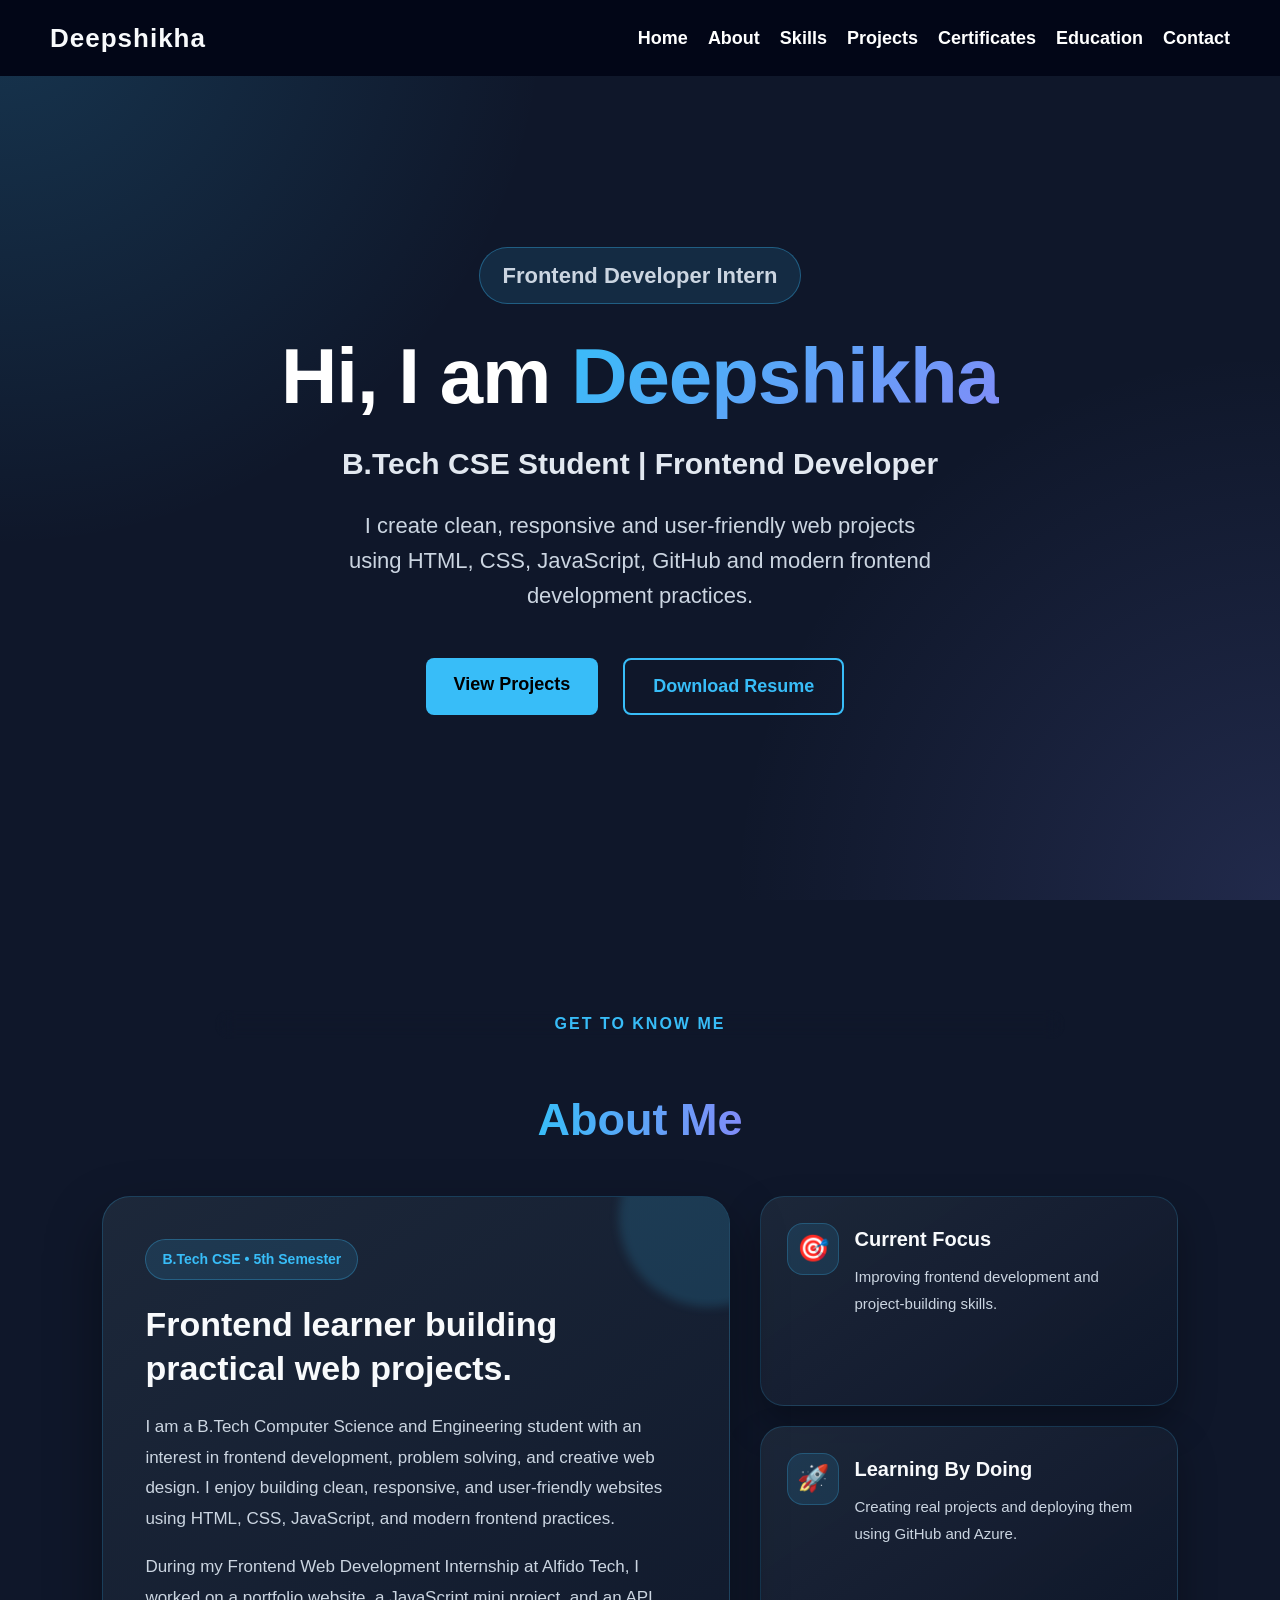
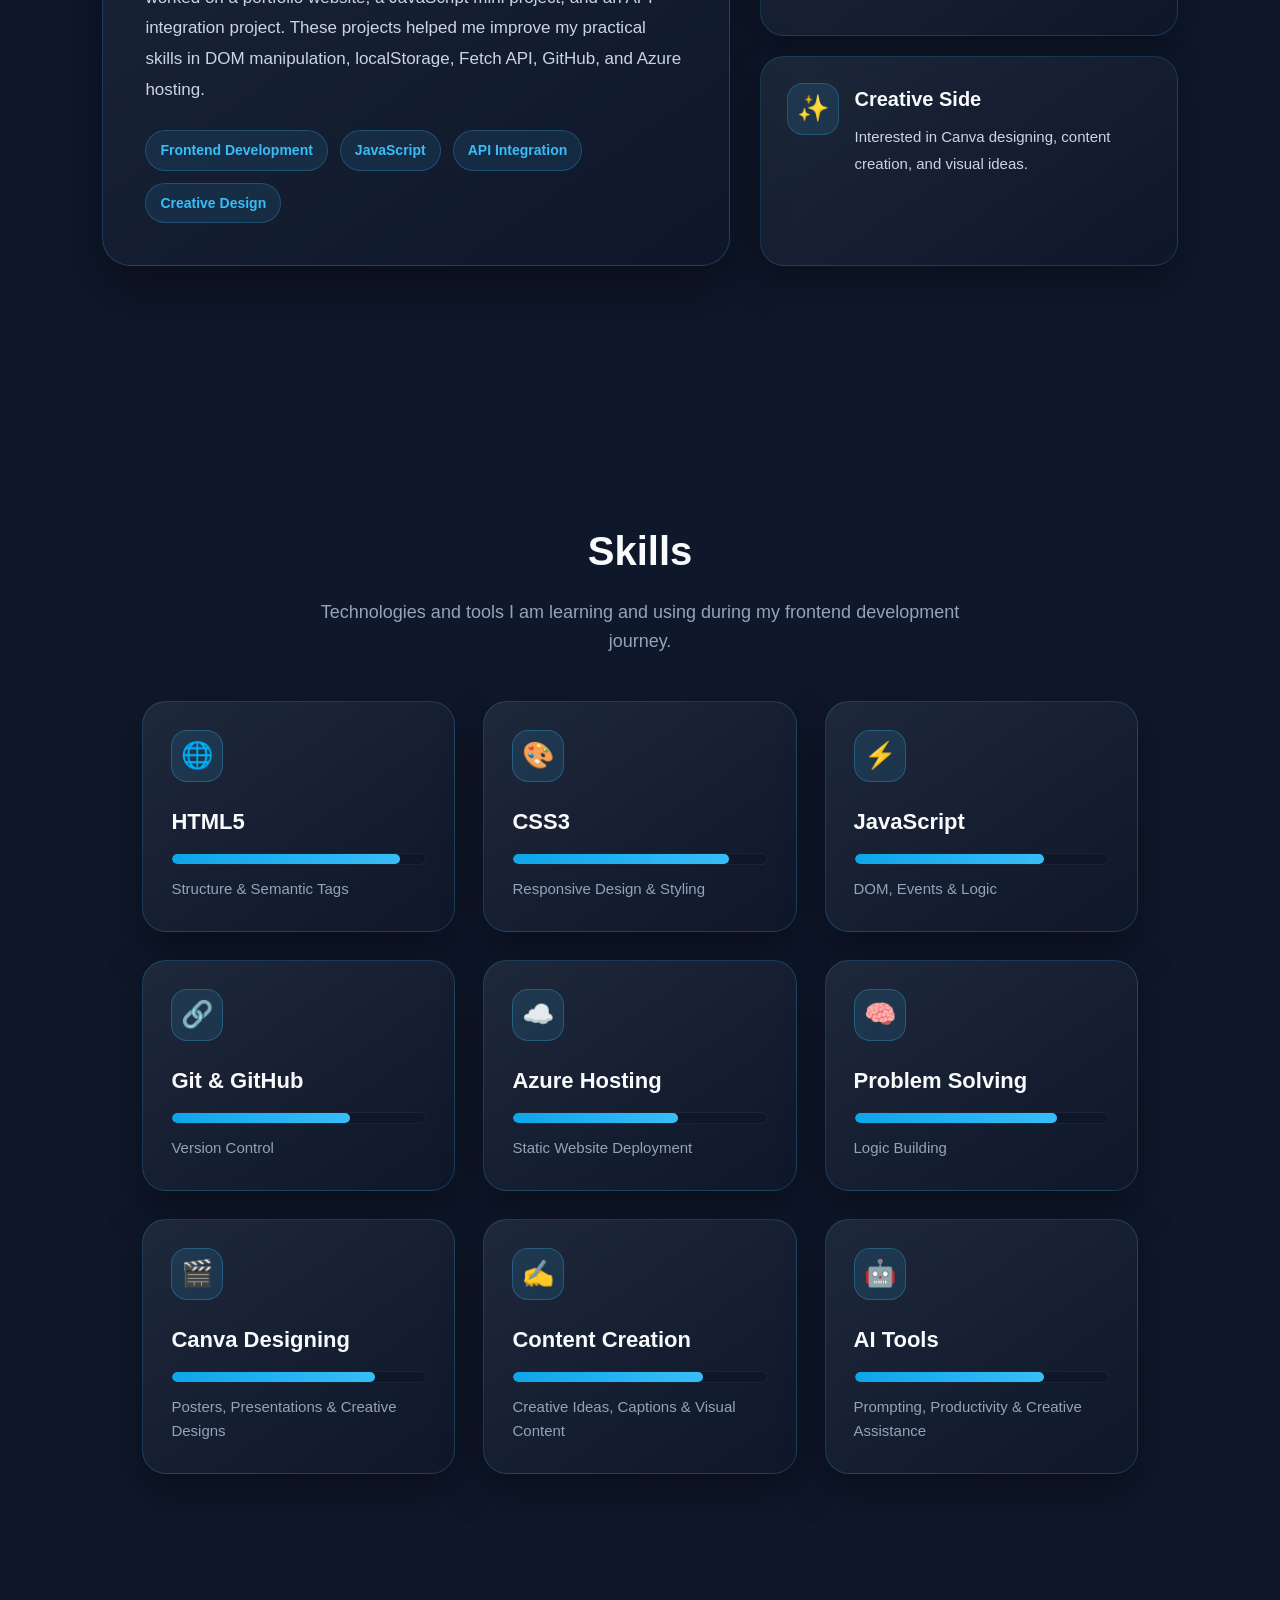
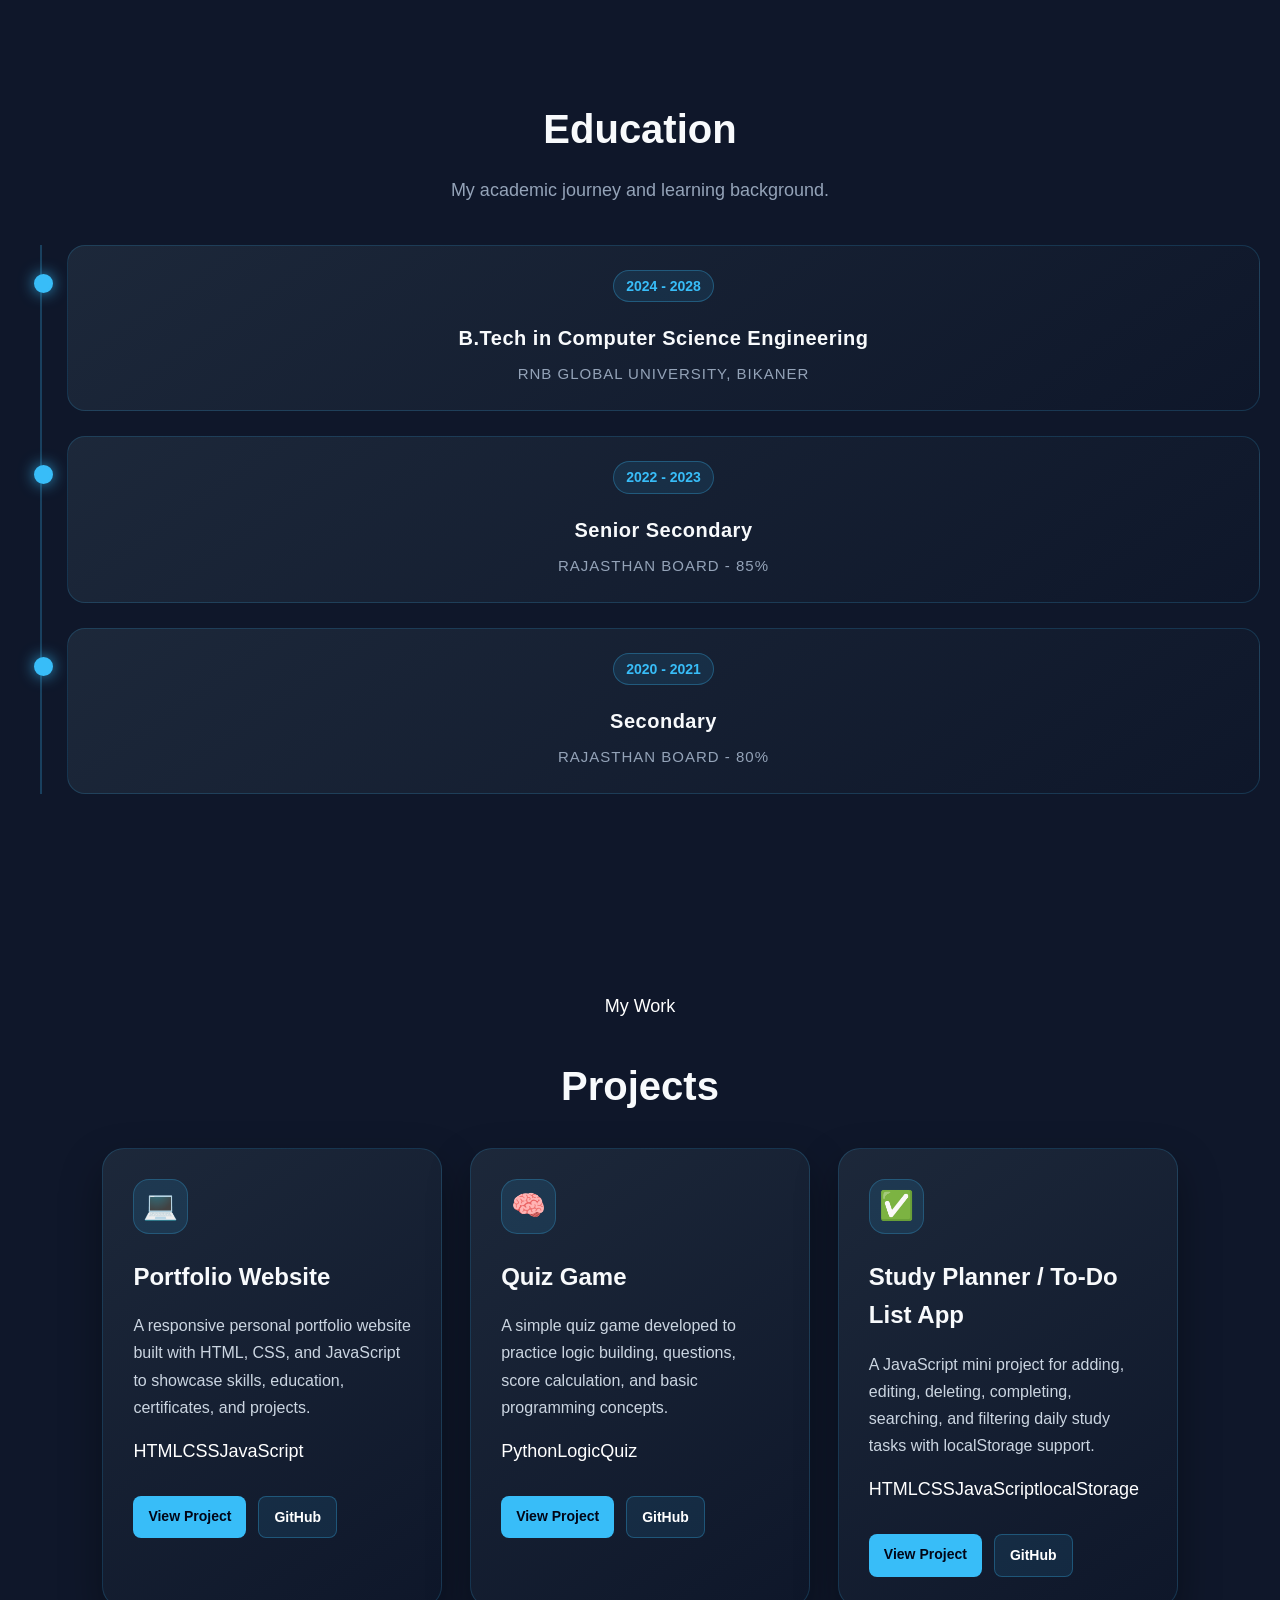
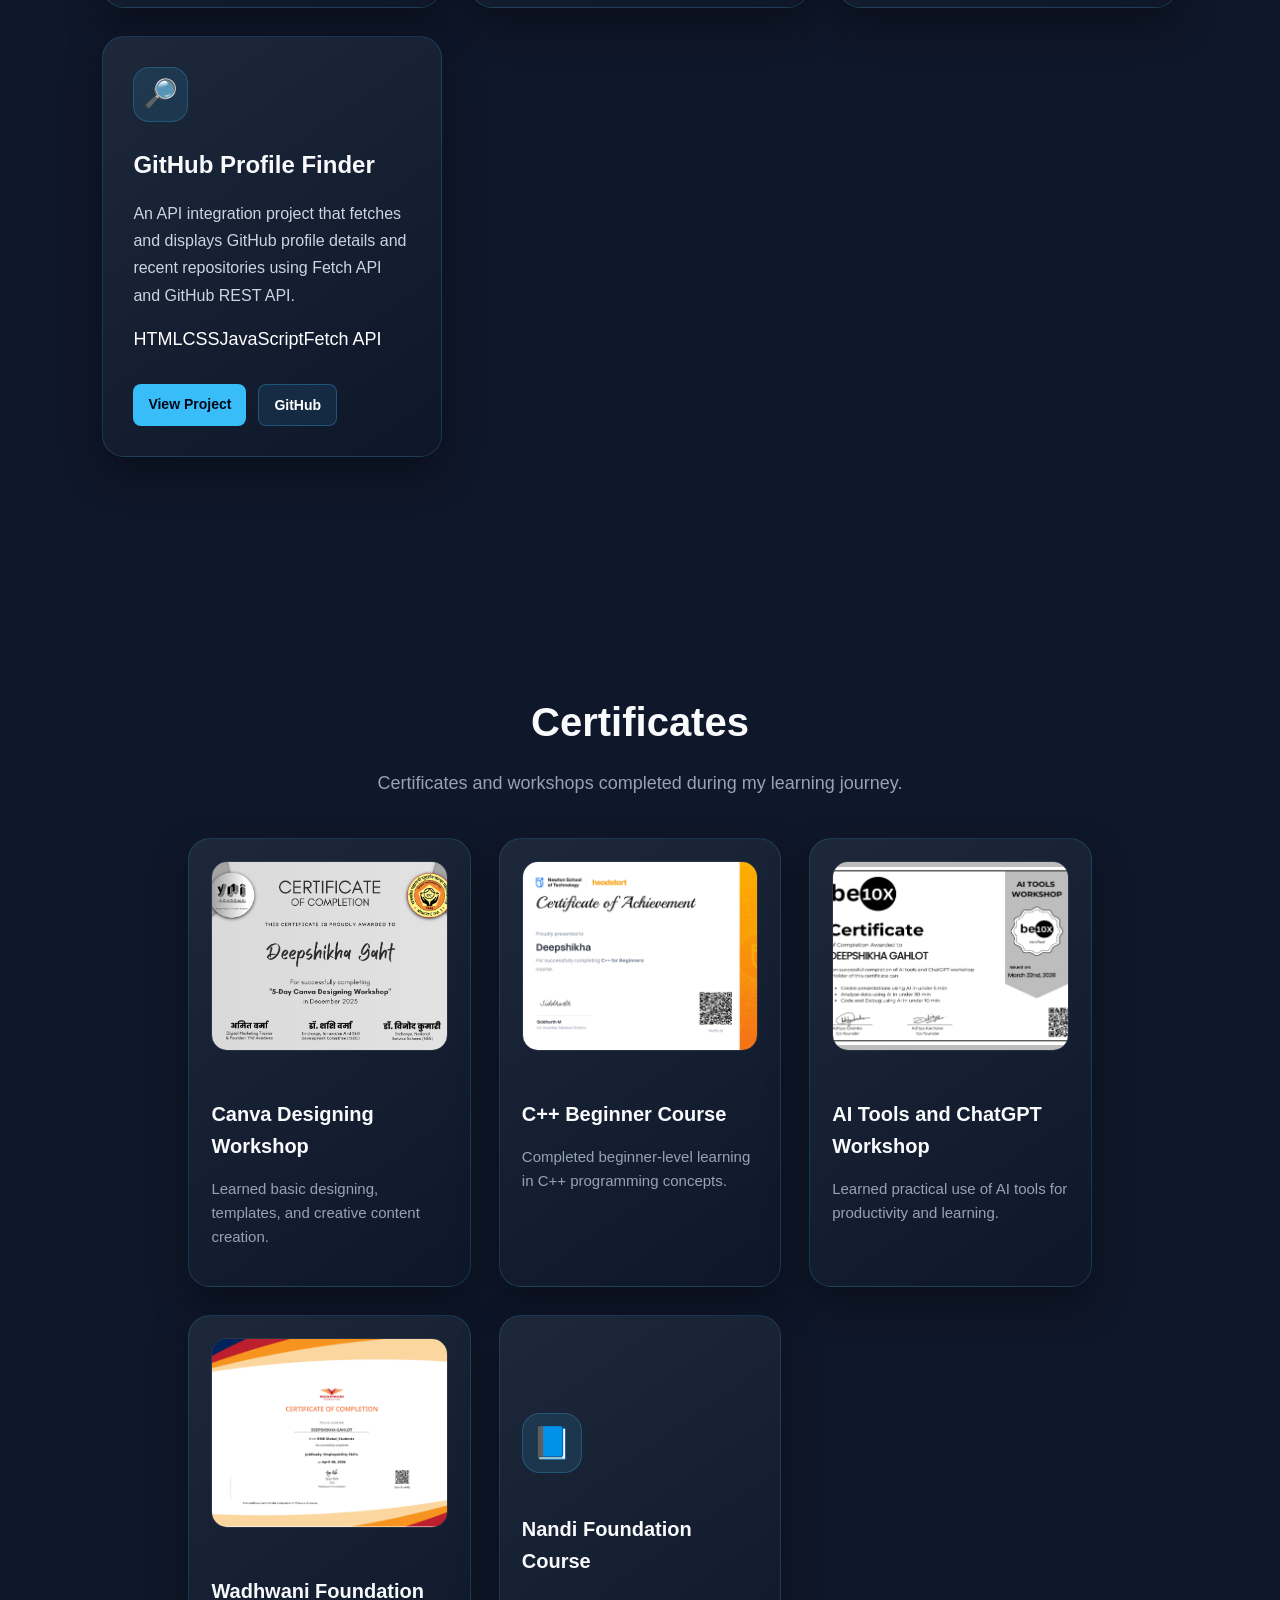
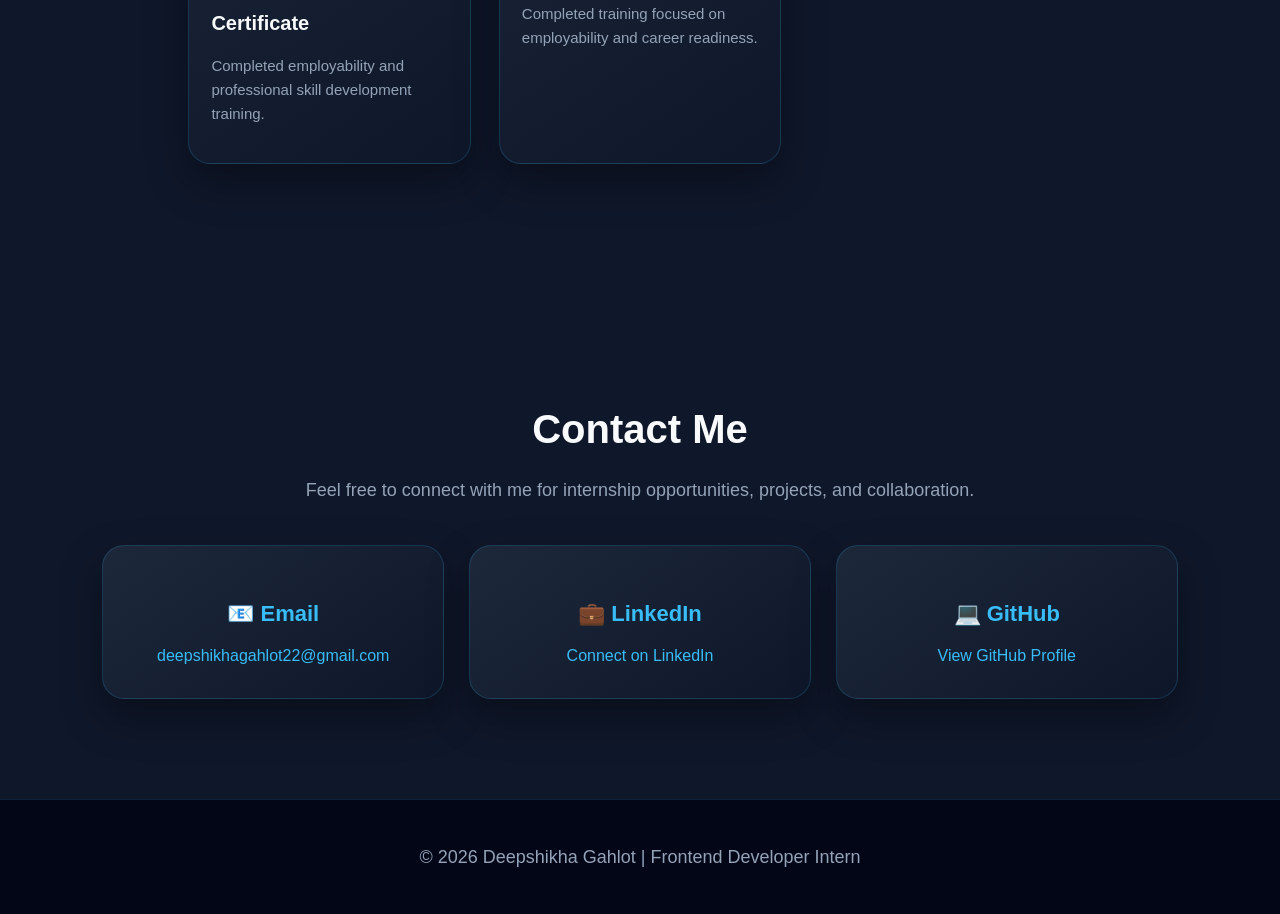
<file: Task-1-Portfolio-Website/index.html>
<!DOCTYPE html>
<html lang="en">
<head>
    <meta charset="UTF-8">
    <meta name="viewport" content="width=device-width, initial-scale=1.0">
    <title>Deepshikha Portfolio</title>
    
    <link rel="stylesheet" href="style.css">
    
</head>
<body>
   
    <header>
        
        <nav>
            <h2 class="logo">Deepshikha</h2>
            <button class="menu-toggle" id="menu-toggle" aria-label="Open menu">
        ☰
    </button>
            <ul id="nav-links" class="nav-links">
                <li><a href="#home">Home</a></li>
                <li><a href="#about">About</a></li>
                <li><a href="#skills">Skills</a></li>
                <li><a href="#projects">Projects</a></li>
                <li><a href="#certificates">Certificates</a></li>
                <li><a href="#education">Education</a></li>
                <li><a href="#contact">Contact</a></li>
            </ul>
        </nav>
        <section id="home">
  <div class="home-content">
    <p class="tagline">Frontend Developer Intern</p>

    <h1>Hi, I am <span>Deepshikha</span></h1>

    <h3>B.Tech CSE Student | Frontend Developer</h3>

    <p class="home-description">
      I create clean, responsive and user-friendly web projects using HTML, CSS,
      JavaScript, GitHub and modern frontend development practices.
    </p>

    <div class="hero-buttons">
      <a href="#projects" class="primary-btn">View Projects</a>
      <a href="resume/Deepshikha_Gahlot_Resume.pdf" class="secondary-btn" download>Download Resume</a>
    </div>
  </div>
</section>
    </header>
   
         <section id="about" class="about-section">
  <div class="about-heading">
    <p>Get to know me</p>
    <h2>About Me</h2>
  </div>

  <div class="about-wrapper">

    <div class="about-main">
      <span class="about-badge">B.Tech CSE • 5th Semester</span>

      <h3>Frontend learner building practical web projects.</h3>

      <p>
        I am a B.Tech Computer Science and Engineering student with an interest in
        frontend development, problem solving, and creative web design. I enjoy
        building clean, responsive, and user-friendly websites using HTML, CSS,
        JavaScript, and modern frontend practices.
      </p>

      <p>
        During my Frontend Web Development Internship at Alfido Tech, I worked on
        a portfolio website, a JavaScript mini project, and an API integration
        project. These projects helped me improve my practical skills in DOM
        manipulation, localStorage, Fetch API, GitHub, and Azure hosting.
      </p>

      <div class="about-tags">
        <span>Frontend Development</span>
        <span>JavaScript</span>
        <span>API Integration</span>
        <span>Creative Design</span>
      </div>
    </div>

    <div class="about-side">

      <div class="about-mini-card">
        <div class="mini-icon">🎯</div>
        <div>
          <h4>Current Focus</h4>
          <p>Improving frontend development and project-building skills.</p>
        </div>
      </div>

      <div class="about-mini-card">
        <div class="mini-icon">🚀</div>
        <div>
          <h4>Learning By Doing</h4>
          <p>Creating real projects and deploying them using GitHub and Azure.</p>
        </div>
      </div>

      <div class="about-mini-card">
        <div class="mini-icon">✨</div>
        <div>
          <h4>Creative Side</h4>
          <p>Interested in Canva designing, content creation, and visual ideas.</p>
        </div>
      </div>

    </div>

  </div>
</section>
        <section id="skills">
  <h2>Skills</h2>

  <p class="section-subtitle">
    Technologies and tools I am learning and using during my frontend development journey.
  </p>

  <div class="skills-grid">

    <div class="skill-card">
      <div class="skill-icon">🌐</div>
      <h3>HTML5</h3>
      <div class="progress">
        <div class="progress-bar" data-width="90%"></div>
      </div>
      <span>Structure & Semantic Tags</span>
    </div>

    <div class="skill-card">
      <div class="skill-icon">🎨</div>
      <h3>CSS3</h3>
      <div class="progress">
        <div class="progress-bar" data-width="85%"></div>
      </div>
      <span>Responsive Design & Styling</span>
    </div>

    <div class="skill-card">
      <div class="skill-icon">⚡</div>
      <h3>JavaScript</h3>
      <div class="progress">
        <div class="progress-bar" data-width="75%"></div>
      </div>
      <span>DOM, Events & Logic</span>
    </div>

    <div class="skill-card">
      <div class="skill-icon">🔗</div>
      <h3>Git & GitHub</h3>
      <div class="progress">
        <div class="progress-bar" data-width="70%"></div>
      </div>
      <span>Version Control</span>
    </div>

    <div class="skill-card">
      <div class="skill-icon">☁️</div>
      <h3>Azure Hosting</h3>
      <div class="progress">
        <div class="progress-bar" data-width="65%"></div>
      </div>
      <span>Static Website Deployment</span>
    </div>

    <div class="skill-card">
      <div class="skill-icon">🧠</div>
      <h3>Problem Solving</h3>
      <div class="progress">
        <div class="progress-bar" data-width="80%"></div>
      </div>
      <span>Logic Building</span>
    </div>
    <div class="skill-card">
  <div class="skill-icon">🎬</div>
  <h3>Canva Designing</h3>
  <div class="progress">
    <div class="progress-bar" data-width="80%"></div>
  </div>
  <span>Posters, Presentations & Creative Designs</span>
</div>

<div class="skill-card">
  <div class="skill-icon">✍️</div>
  <h3>Content Creation</h3>
  <div class="progress">
    <div class="progress-bar" data-width="75%"></div>
  </div>
  <span>Creative Ideas, Captions & Visual Content</span>
</div>
<div class="skill-card">
  <div class="skill-icon">🤖</div>
  <h3>AI Tools</h3>
  <div class="progress">
    <div class="progress-bar" data-width="75%"></div>
  </div>
  <span>Prompting, Productivity & Creative Assistance</span>
</div>

  </div>
</section>
        <section id="education">
    <h2>Education</h2>
    <p class="section-subtitle">
        My academic journey and learning background.
    </p>

    <div class="edu-container">

        <div class="edu-card">
            <span class="edu-year">2024 - 2028</span>
            <h3>B.Tech in Computer Science Engineering</h3>
            <p>RNB Global University, Bikaner</p>
        </div>

        <div class="edu-card">
            <span class="edu-year">2022 - 2023</span>
            <h3>Senior Secondary</h3>
            <p>Rajasthan Board - 85%</p>
        </div>

        <div class="edu-card">
            <span class="edu-year">2020 - 2021</span>
            <h3>Secondary</h3>
            <p>Rajasthan Board - 80%</p>
        </div>

    </div>
</section>

        </section>

        
    <section id="projects" class="section reveal">
  <div class="section-heading">
    <p>My Work</p>
    <h2>Projects</h2>
  </div>

  <div class="project-container">

    <article class="project-card">
      <div class="project-icon">💻</div>
      <h3>Portfolio Website</h3>
      <p>A responsive personal portfolio website built with HTML, CSS, and JavaScript to showcase skills, education, certificates, and projects.</p>
      <div class="tech-list">
        <span>HTML</span><span>CSS</span><span>JavaScript</span>
      </div>
      <div class="project-links">
        <a href="https://deepshikportfolio.z23.web.core.windows.net/" target="_blank" rel="noopener noreferrer" class="project-btn">View Project</a>
        <a href="https://github.com/deepshikha-bytes/Alfido-Tech-Internship/tree/main/Task-1-Portfolio-Website" target="_blank" rel="noopener noreferrer" class="project-btn outline">GitHub</a>
      </div>
    </article>

    <article class="project-card">
      <div class="project-icon">🧠</div>
      <h3>Quiz Game</h3>
      <p>A simple quiz game developed to practice logic building, questions, score calculation, and basic programming concepts.</p>
      <div class="tech-list">
        <span>Python</span><span>Logic</span><span>Quiz</span>
      </div>
      <div class="project-links">
        <a href="#home" target="_blank" rel="noopener noreferrer" class="project-btn">View Project</a>
        <a href="#home" target="_blank" rel="noopener noreferrer" class="project-btn outline">GitHub</a>
      </div>
    </article>

    <article class="project-card">
      <div class="project-icon">✅</div>
      <h3>Study Planner / To-Do List App</h3>
      <p>A JavaScript mini project for adding, editing, deleting, completing, searching, and filtering daily study tasks with localStorage support.</p>
      <div class="tech-list">
        <span>HTML</span><span>CSS</span><span>JavaScript</span><span>localStorage</span>
      </div>
      <div class="project-links">
        <a href="https://deepshikportfolio.z23.web.core.windows.net/Task-2-JavaScript-Mini-Project/" target="_blank" rel="noopener noreferrer" class="project-btn">View Project</a>
        <a href="https://github.com/deepshikha-bytes/Alfido-Tech-Internship/tree/main/Task-2-JavaScript-Mini-Project" target="_blank" rel="noopener noreferrer" class="project-btn outline">GitHub</a>
      </div>
    </article>

    <article class="project-card">
      <div class="project-icon">🔎</div>
      <h3>GitHub Profile Finder</h3>
      <p>An API integration project that fetches and displays GitHub profile details and recent repositories using Fetch API and GitHub REST API.</p>
      <div class="tech-list">
        <span>HTML</span><span>CSS</span><span>JavaScript</span><span>Fetch API</span>
      </div>
      <div class="project-links">
        <a href="https://deepshikportfolio.z23.web.core.windows.net/Task-3-API-Integration-Project/" target="_blank" rel="noopener noreferrer" class="project-btn">View Project</a>
        <a href="https://github.com/deepshikha-bytes/Alfido-Tech-Internship/tree/main/Task-3-API-Integration-Project" target="_blank" rel="noopener noreferrer" class="project-btn outline">GitHub</a>
      </div>
    </article>

  </div>
</section>
    
    <section id="certificates">
    <h2>Certificates</h2>
    <p class="section-subtitle">
        Certificates and workshops completed during my learning journey.
    </p>

    <div class="cert-container">

        <div class="cert-card">
            <img src="images/cert3.jpeg" alt="Canva Designing Workshop Certificate">
            <h3>Canva Designing Workshop</h3>
            <p>Learned basic designing, templates, and creative content creation.</p>
        </div>

        <div class="cert-card">
            <img src="images/cert2.png" alt="C++ Beginner Course Certificate">
            <h3>C++ Beginner Course</h3>
            <p>Completed beginner-level learning in C++ programming concepts.</p>
        </div>

        <div class="cert-card">
            <img src="images/cert1.png" alt="AI Tools and ChatGPT Workshop Certificate">
            <h3>AI Tools and ChatGPT Workshop</h3>
            <p>Learned practical use of AI tools for productivity and learning.</p>
        </div>

        <div class="cert-card">
            <img src="images/cert4.png" alt="Wadhwani Foundation Certificate">
            <h3>Wadhwani Foundation Certificate</h3>
            <p>Completed employability and professional skill development training.</p>
        </div>

        <div class="cert-card no-image-card">
            <div class="cert-icon">📘</div>
            <h3>Nandi Foundation Course</h3>
            <p>Completed training focused on employability and career readiness.</p>
        </div>

    </div>
</section>
    
    <section id="contact">
  <h2>Contact Me</h2>

  <p class="section-subtitle">
    Feel free to connect with me for internship opportunities, projects, and collaboration.
  </p>

  <div class="contact-container">

    <div class="contact-card">
      <h3>📧 Email</h3>
      <p>
        <a href="mailto:deepshikhagahlot22@gmail.com">
          deepshikhagahlot22@gmail.com
        </a>
      </p>
    </div>

    <div class="contact-card">
      <h3>💼 LinkedIn</h3>
      <p>
        <a href="https://www.linkedin.com/in/deepshikha-gahlot-151895388" target="_blank" rel="noopener noreferrer">
          Connect on LinkedIn
        </a>
      </p>
    </div>

    <div class="contact-card">
      <h3>💻 GitHub</h3>
      <p>
        <a href="https://github.com/deepshikha-bytes" target="_blank" rel="noopener noreferrer">
          View GitHub Profile
        </a>
      </p>
    </div>

  </div>
</section>

<footer>
  <p>© 2026 Deepshikha Gahlot | Frontend Developer Intern</p>
</footer>
    <script src="script.js"></script>
</body>
</html>
</file>
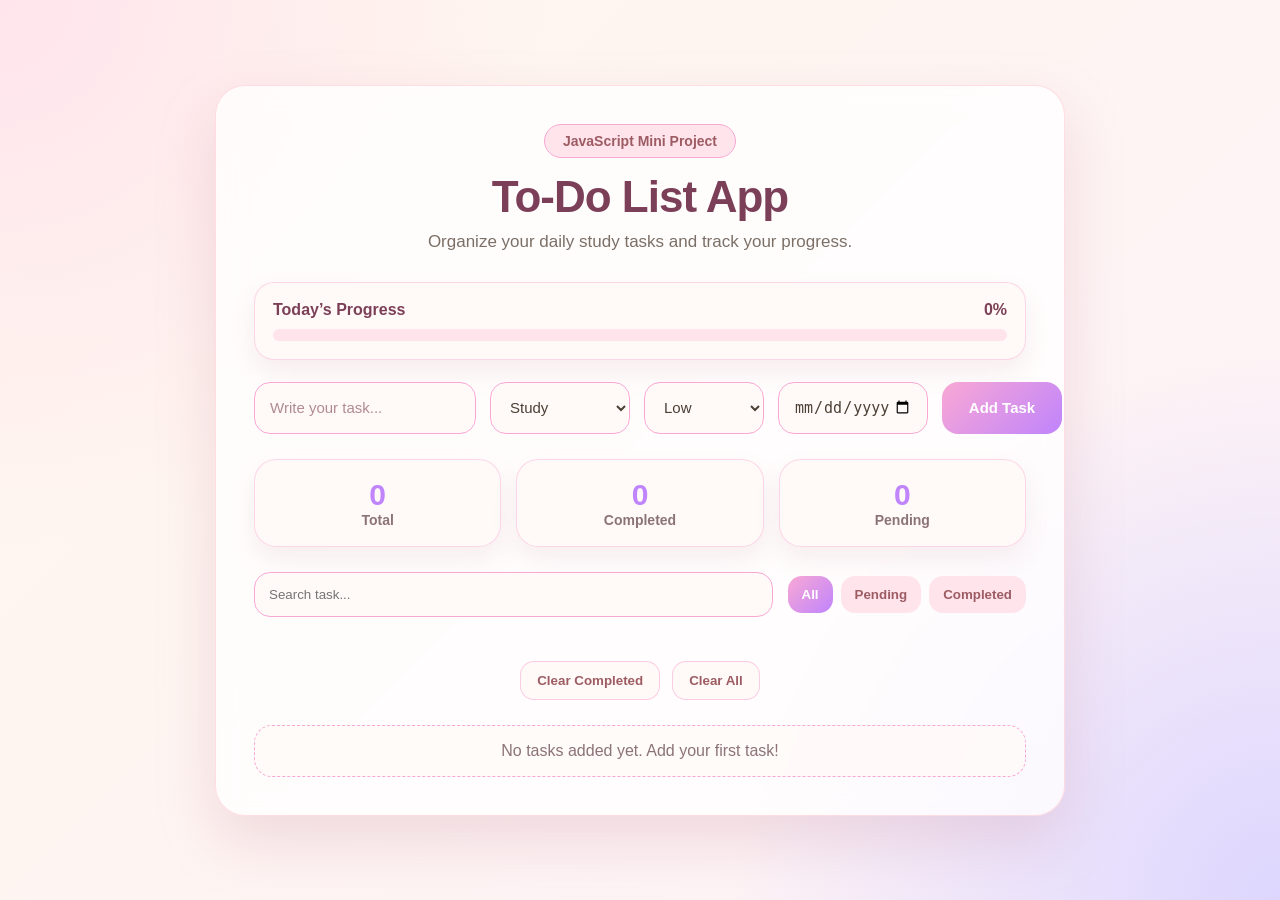
<file: Task-2-JavaScript-Mini-Project/index.html>
<!doctype html>
<html lang="en">
  <head>
    <meta charset="UTF-8" />
    <meta name="viewport" content="width=device-width, initial-scale=1.0" />
    <title>To-Do List App | Deepshikha</title>
    <link rel="stylesheet" href="style.css" />
  </head>
  <body>
    <main class="app-container">
      <section class="todo-card">
        <div class="header">
          <p class="tagline">JavaScript Mini Project</p>
          <h1>To-Do List App</h1>
          <p class="subtitle">
            Organize your daily study tasks and track your progress.
          </p>
        </div>

        <div class="progress-area">
          <div class="progress-text">
            <span>Today’s Progress</span>
            <strong id="progress-percent">0%</strong>
          </div>
          <div class="progress-track">
            <div class="progress-fill" id="progress-fill"></div>
          </div>
        </div>

        <form id="task-form" class="task-form">
          <input
            type="text"
            id="task-input"
            placeholder="Write your task..."
            autocomplete="off"
          />

          <select id="category-input">
            <option value="Study">Study</option>
            <option value="Assignment">Assignment</option>
            <option value="Project">Project</option>
            <option value="Personal">Personal</option>
          </select>

          <select id="priority-input">
            <option value="Low">Low</option>
            <option value="Medium">Medium</option>
            <option value="High">High</option>
          </select>

          <input type="date" id="date-input" />

          <button type="submit">Add Task</button>
        </form>

        <div class="stats">
          <div>
            <h3 id="total-tasks">0</h3>
            <p>Total</p>
          </div>

          <div>
            <h3 id="completed-tasks">0</h3>
            <p>Completed</p>
          </div>

          <div>
            <h3 id="pending-tasks">0</h3>
            <p>Pending</p>
          </div>
        </div>

        <div class="toolbar">
          <input type="text" id="search-input" placeholder="Search task..." />

          <div class="filter-buttons">
            <button class="filter-btn active" data-filter="all">All</button>
            <button class="filter-btn" data-filter="pending">Pending</button>
            <button class="filter-btn" data-filter="completed">
              Completed
            </button>
          </div>
        </div>

        <ul id="task-list" class="task-list"></ul>

        <div class="bottom-actions">
          <button id="clear-completed">Clear Completed</button>
          <button id="clear-all">Clear All</button>
        </div>

        <p id="empty-message" class="empty-message">
          No tasks added yet. Add your first task!
        </p>
      </section>
    </main>

    <script src="script.js"></script>
  </body>
</html>
</file>
<file: Task-1-Portfolio-Website/style.css>
#home {
                height: 100vh;
                display: flex;
                flex-direction: column;
                justify-content: center;
                align-items: flex-start;
                padding: 0 8%;
                max-width: 100%;
            }
            body {
                margin: 0;
                font-family: Arial, sans-serif;
                background-color: #0f172a;
                color: white;
                font-size: 18px;
                line-height: 1.6;
            }
            h2 {
                font-size: 40px;
                margin-bottom: 30px;
                color: #f8fafc;
            }

            #home h1{
                font-size: 70px;
                margin: 10px 0;
                letter-spacing: -1px;
            }
            #home h3{
                font-size: 32px;
                color: #38bdf8;
                margin-bottom: 10px;
            }
            #home p {
                font-size: 22px;
                max-width: 600px;
                color: #cbd5e1;   
            }
            #home a {
                display: inline-block;
                margin-top: 15px;
                margin-right: 10px;
                padding: 12px 28px;
                background-color: #38bdf8;
                color: black;
                text-decoration: none;
                border-radius: 8px;
                font-weight: bold;
                font-size: 18px;
                transition: all 0.3s ease;
            }

            #home a:hover {
                background-color: #0ea5e9;
                transform: translateY(-3px);
                box-shadow: 0 10px 20px rgba(56 , 189, 248, 0.4);
            }
            nav {
                display: flex;
                justify-content: space-between;
                align-items: center;
                background-color: #020617;
                position: fixed;
                top: 0;
                width: 100%;
                padding: 15px 50px;
                box-sizing: border-box;
            }
            nav ul {
                list-style: none;
                display: flex;
                gap: 20px;
                padding: 10px 20px;
            }
            nav a {
                color: white;
                text-decoration: none;
                font-weight: bold;
            }
            nav a:hover {
                color: #38bdf8;
            }
            html {
                scroll-behavior: smooth;
            }
            #about {
                padding: 100px 30px;
                text-align: center;
            }

            #about h2 {
                font-size: 45px;
                margin-bottom: 40px;
                background: linear-gradient(to right, #38bdf8, #818cf8);
                -webkit-background-clip: text;
                background-clip: text;
                -webkit-text-fill-color: transparent;
                display: inline-block;
            }
            #about p{
                max-width: 850px;
                margin: 0 auto;
                font-size: 20px;
                line-height: 1.8;
                color: #e2e8f0;
                background: linear-gradient(145deg, rgba(30, 41, 59, 0.7), rgba(15, 23, 42, 0.7));
                padding: 40px;
                border-radius: 20px;
                border-left: 4px solid #38bdf8;
                box-shadow: 0 15px 35px rgba(0, 0, 0, 0.4);
                text-align: left;
                backdrop-filter: blur(10px);
            }
            #skills {
                width: 100%;
                flex: 1;
            }
            .skill {
                margin: 30px 0;
            }

            .skill p {
                font-size: 16px;
                font-weight: 600;
                margin-bottom: 12px;
                color: #e2e8f0;
                letter-spacing: 1px;
                text-transform: uppercase;
            }
            .progress {
                width: 100%;
                height: 12px;
                background-color: #0f172a;
                border-radius: 10px;
                overflow: hidden;
                box-shadow: inset 0 2px 4px rgba(0, 0, 0, 0.05);
                border: 1px solid rgba(255, 255, 255, 0.05);
            }
            .progress-bar {
                height: 100%;
                background: linear-gradient(90deg, #0ea5e9, #38bdf8);
                border-radius: 10px;
                transition: width 1.5s cubic-bezier(0.1, 0.5, 0.1, 1);
                width: 0;
            }
            @keyframes fillBar {
                from {
                    width: 0;
                }
            }
            #projects{
                padding: 80px 30px;
                text-align: center;
            }
            .project-container{
                display: flex;
                gap: 20px;
                justify-content: center;
                flex-wrap: wrap;
            }
            
            
            .project-card:hover{
                transform: translateY(-10px) scale(1.03);
            }
            .project-card a{
                display: inline-block;
                margin-top: 10px;
                background-color: #38bdf8;
                color: black;
                padding: 8px 15px;
                border-radius: 5px;
                text-decoration: none;
                font-weight: bold;
                transition: transform 0.3s;
            }
            .project-card:hover img {
                transform: scale(1.05);
            }
            .project-card img {
                width: 100%;
                border-radius: 10px;
                margin-bottom: 10px;
            }
            #certificates {
                padding: 80px 30px;
                text-align: center;
            }
            .cert-container{
                display: grid;
                gap: 30px;
                justify-content: center;
                padding: 0 8%;
                grid-template-columns: repeat(auto-fit, minmax(300px, 1fr));
            }
            .cert-card, .project-card{
                background-color: rgba(30, 41, 59, 0.8);
                padding: 20px;
                border-radius: 12px;
                border: 1px solid rgba(255, 255, 255, 0.05);
                box-shadow: 0 4px 6px rgba(0, 0, 0, 0.2);
                transition: all 0.3s ease;
            }
            .cert-card:hover{
                transform: scale(1.05);
            }
            .cert-card img {
                width: 100%;
                border-radius: 10px;
            }
            #education {
                padding: 80px 30px;
                text-align: center;
                flex: 1;
            }
            .edu-container{
                display: flex;
                flex-direction: column;
                gap: 40px; 
                width: 100%;
                position: relative;
                padding-left: 20px; 
                border-left: 2px solid rgba(56, 189, 248, 0.2); 
                margin-left: 10px;
            }
            .edu-card{
                background-color: transparent; 
                padding: 0 0 0 20px; 
                width: 100%;
                box-sizing: border-box;
                position: relative;
                border-left: none; 
                transition: all 0.3s ease;
            }

            .edu-card::before {
                content: '';
                position: absolute;
                left: -27px; 
                top: 0;
                width: 12px;
                height: 12px;
                background-color: #0f172a; 
                border: 2px solid #38bdf8;
                border-radius: 50%;
                box-shadow: 0 0 10px rgba(56, 189, 248, 0.8); 
                transition: all 0.3s ease;
}
            .edu-card:hover{
               transform: translateX(8px); 
                 box-shadow: none;
            }

            .edu-card:hover::before {
                background-color: #38bdf8;
                box-shadow: 0 0 18px #38bdf8; 
            }

            .edu-card h3 {
                color: #e2e8f0;
                margin: 0 0 8px 0;
                font-size: 22px;
                letter-spacing: 0.5px;
            }

            .edu-card p {
                color: #94a3b8; 
                margin: 0 0 10px 0;
                font-size: 16px;
                text-transform: uppercase;
                letter-spacing: 1px;
            }
            .edu-card span{
                display: inline-block;
                padding: 4px 12px;
                background-color: rgba(56, 189, 248, 0.1);
                color: #38bdf8;
                border-radius: 20px;
                font-size: 14px;
                font-weight: bold;
                border: 1px solid rgba(56, 189, 248, 0.3);
            }
            #contact {
                padding: 80px 30px;
                text-align: center;
            }
            #contact a{
                color: #38bdf8;
                text-decoration: none;
            }
            .contact-links {
                margin-top: 15px;
            }
            .contact-links a{
                margin: 0 10px;
                font-weight: bold;
            }
            .skills-edu {
                display: flex;
                justify-content: space-between;
                align-items: flex-start;
                gap: 80px;
                padding: 80px 8%;
            }
            .project-card:hover,
            .cert-card:hover,
            .edu-card:hover {
                transform: translateY(-8px) scale(1.02);
                  box-shadow: 0 15px 30px rgba(56, 189, 248, 0.3);
                  border-color: rgba(56, 189, 248, 0.3);
            }
                    @media (max-width: 900px) {
            .cert-container {
                grid-template-columns: repeat(2, 1fr);
            }
        }

        @media (max-width: 600px) {
            .cert-container {
                grid-template-columns: 1fr;
            }
        }
            section{
                max-width: 1400px;
                margin: auto;
                width: 100%;
            }
            .logo {
    color: #f8fafc;
    font-size: 26px;
    letter-spacing: 1px;
}

.menu-toggle {
    display: none;
    background: none;
    border: none;
    color: #f8fafc;
    font-size: 30px;
    cursor: pointer;
}

.hero-buttons {
    display: flex;
    gap: 15px;
    flex-wrap: wrap;
    margin-top: 15px;
}

.secondary-btn {
    background-color: transparent !important;
    color: #38bdf8 !important;
    border: 2px solid #38bdf8;
}

.secondary-btn:hover {
    background-color: #38bdf8 !important;
    color: #020617 !important;
}

@media (max-width: 900px) {
    nav {
        padding: 15px 25px;
    }

    .menu-toggle {
        display: block;
    }

    nav ul {
        position: absolute;
        top: 70px;
        right: 25px;
        width: 230px;
        background-color: #020617;
        flex-direction: column;
        align-items: flex-start;
        gap: 15px;
        padding: 20px;
        border-radius: 15px;
        border: 1px solid rgba(56, 189, 248, 0.2);
        display: none;
        box-shadow: 0 15px 30px rgba(0, 0, 0, 0.4);
    }

    nav ul.active {
        display: flex;
    }

    #home {
        align-items: center;
        text-align: center;
        padding: 120px 25px 60px;
        min-height: 100vh;
    }

    #home h1 {
        font-size: 48px;
    }

    #home h3 {
        font-size: 24px;
    }

    #home p {
        font-size: 18px;
    }

    .skills-edu {
        flex-direction: column;
        gap: 40px;
        padding: 60px 8%;
    }

    #skills,
    #education {
        width: 100%;
    }
}

@media (max-width: 600px) {
    body {
        font-size: 16px;
    }

    h2 {
        font-size: 32px;
    }

    #home h1 {
        font-size: 40px;
    }

    #home h3 {
        font-size: 22px;
    }

    #about p {
        padding: 25px;
        font-size: 17px;
    }

    .project-container {
        flex-direction: column;
    }

    .project-card,
    .cert-card {
        width: 100%;
        box-sizing: border-box;
    }

    .hero-buttons {
        justify-content: center;
    }

    #home a {
        width: 100%;
        max-width: 230px;
        text-align: center;
    }
}
#home {
    min-height: 100vh;
    display: flex;
    justify-content: space-between;
    align-items: center;
    gap: 50px;
    padding: 120px 8% 80px;
    box-sizing: border-box;
}

.home-content {
    max-width: 650px;
}

.tagline {
    display: inline-block;
    color: #38bdf8;
    background-color: rgba(56, 189, 248, 0.1);
    padding: 8px 18px;
    border: 1px solid rgba(56, 189, 248, 0.3);
    border-radius: 30px;
    font-size: 16px;
    font-weight: bold;
    margin-bottom: 15px;
}

#home h1 {
    font-size: 72px;
    line-height: 1.1;
    margin: 10px 0;
}

#home h1 span {
    color: #38bdf8;
}

#home h3 {
    font-size: 28px;
    color: #cbd5e1;
    margin-bottom: 15px;
}

.home-description {
    font-size: 20px;
    color: #94a3b8;
    max-width: 600px;
}

.home-card {
    width: 330px;
    padding: 30px;
    background: linear-gradient(145deg, rgba(30, 41, 59, 0.9), rgba(15, 23, 42, 0.9));
    border-radius: 25px;
    border: 1px solid rgba(56, 189, 248, 0.25);
    box-shadow: 0 20px 45px rgba(0, 0, 0, 0.4);
}

.home-card h3 {
    color: #38bdf8;
    font-size: 24px;
}

.home-card p {
    color: #e2e8f0;
    font-size: 18px;
}

.card-tags {
    display: flex;
    flex-wrap: wrap;
    gap: 10px;
    margin-top: 20px;
}

.card-tags span {
    padding: 7px 12px;
    background-color: rgba(56, 189, 248, 0.1);
    color: #38bdf8;
    border-radius: 20px;
    font-size: 14px;
    border: 1px solid rgba(56, 189, 248, 0.25);
}

@media (max-width: 900px) {
    #home {
        flex-direction: column;
        text-align: center;
        justify-content: center;
    }

    .home-content {
        max-width: 100%;
    }

    #home h1 {
        font-size: 52px;
    }

    #home h3 {
        font-size: 24px;
    }

    .home-description {
        margin: auto;
    }

    .home-card {
        width: 100%;
        max-width: 380px;
    }

    .hero-buttons {
        justify-content: center;
    }
}

@media (max-width: 600px) {
    #home h1 {
        font-size: 40px;
    }

    #home h3 {
        font-size: 20px;
    }

    .home-description {
        font-size: 17px;
    }

    .home-card {
        padding: 22px;
    }
}
/* Fix hero section overlap */
#home {
    height: auto;
    min-height: 100vh;
    padding-top: 130px;
    padding-bottom: 100px;
    overflow: visible;
}

#about {
    padding-top: 120px;
    clear: both;
}

.home-card {
    margin-top: 20px;
}
@media (max-width: 900px) {
    #home {
        min-height: auto;
        padding-top: 120px;
        padding-bottom: 80px;
    }

    .home-card {
        margin-top: 30px;
    }

    #about {
        padding-top: 90px;
    }
}
.section-subtitle {
    max-width: 700px;
    margin: -15px auto 40px;
    color: #94a3b8;
    font-size: 18px;
    text-align: center;
}

#projects {
    padding: 100px 8%;
    text-align: center;
}

.project-container {
    display: grid;
    grid-template-columns: repeat(3, 1fr);
    gap: 28px;
}

.project-card {
    text-align: left;
    padding: 30px;
    border-radius: 22px;
    background: linear-gradient(145deg, rgba(30, 41, 59, 0.95), rgba(15, 23, 42, 0.95));
    border: 1px solid rgba(56, 189, 248, 0.18);
    box-shadow: 0 18px 40px rgba(0, 0, 0, 0.35);
    transition: all 0.3s ease;
}

.project-card:hover {
    transform: translateY(-10px);
    border-color: rgba(56, 189, 248, 0.45);
    box-shadow: 0 20px 45px rgba(56, 189, 248, 0.18);
}

.project-icon {
    width: 55px;
    height: 55px;
    border-radius: 16px;
    background-color: rgba(56, 189, 248, 0.12);
    border: 1px solid rgba(56, 189, 248, 0.25);
    display: flex;
    align-items: center;
    justify-content: center;
    font-size: 28px;
    margin-bottom: 20px;
}

.project-card h3 {
    color: #f8fafc;
    font-size: 24px;
    margin-bottom: 12px;
}

.project-card p {
    color: #cbd5e1;
    font-size: 16px;
    line-height: 1.7;
}

.project-tech {
    display: flex;
    flex-wrap: wrap;
    gap: 10px;
    margin: 18px 0;
}

.project-tech span {
    padding: 6px 12px;
    border-radius: 20px;
    background-color: rgba(56, 189, 248, 0.1);
    color: #38bdf8;
    font-size: 13px;
    border: 1px solid rgba(56, 189, 248, 0.25);
}

.project-links {
    display: flex;
    gap: 12px;
    flex-wrap: wrap;
    margin-top: 15px;
}

.project-links a {
    padding: 9px 15px;
    border-radius: 8px;
    background-color: #38bdf8;
    color: #020617;
    font-weight: bold;
    text-decoration: none;
    font-size: 14px;
    transition: 0.3s ease;
}

.project-links a:hover {
    background-color: #0ea5e9;
    transform: translateY(-3px);
}

@media (max-width: 1000px) {
    .project-container {
        grid-template-columns: repeat(2, 1fr);
    }
}

@media (max-width: 650px) {
    .project-container {
        grid-template-columns: 1fr;
    }

    #projects {
        padding: 80px 6%;
    }

    .project-card {
        padding: 24px;
    }
}
.skills-grid {
    display: grid;
    grid-template-columns: repeat(4, minmax(0, 1fr));
    gap: 25px;
}

.skill-card {
    background: linear-gradient(145deg, rgba(30, 41, 59, 0.95), rgba(15, 23, 42, 0.95));
    padding: 24px;
    border-radius: 20px;
    border: 1px solid rgba(56, 189, 248, 0.18);
    box-shadow: 0 15px 35px rgba(0, 0, 0, 0.35);
    transition: 0.3s ease;
}

.skill-card:hover {
    transform: translateY(-6px);
    border-color: rgba(56, 189, 248, 0.45);
    box-shadow: 0 18px 40px rgba(56, 189, 248, 0.18);
}

.skill-card h3 {
    color: #f8fafc;
    font-size: 20px;
    margin-bottom: 14px;
}

.skill-card span {
    display: inline-block;
    margin-top: 10px;
    color: #94a3b8;
    font-size: 14px;
}

@media (max-width: 650px) {
    .skills-grid {
        grid-template-columns: 1fr;
    }

    .skill-card {
        padding: 20px;
    }
}
.edu-container {
    display: flex;
    flex-direction: column;
    gap: 25px;
    border-left: 2px solid rgba(56, 189, 248, 0.25);
    padding-left: 25px;
    margin-top: 30px;
}

.edu-card {
    position: relative;
    background: linear-gradient(145deg, rgba(30, 41, 59, 0.95), rgba(15, 23, 42, 0.95));
    padding: 24px;
    border-radius: 18px;
    border: 1px solid rgba(56, 189, 248, 0.18);
    transition: 0.3s ease;
}

.edu-card::before {
    content: "";
    position: absolute;
    left: -34px;
    top: 28px;
    width: 15px;
    height: 15px;
    background-color: #38bdf8;
    border-radius: 50%;
    box-shadow: 0 0 15px rgba(56, 189, 248, 0.8);
}

.edu-card:hover {
    transform: translateX(8px);
    border-color: rgba(56, 189, 248, 0.45);
    box-shadow: 0 18px 40px rgba(56, 189, 248, 0.18);
}

.edu-year {
    display: inline-block;
    color: #38bdf8;
    background-color: rgba(56, 189, 248, 0.1);
    border: 1px solid rgba(56, 189, 248, 0.25);
    padding: 5px 12px;
    border-radius: 20px;
    font-size: 13px;
    font-weight: bold;
    margin-bottom: 12px;
}

.edu-card h3 {
    color: #f8fafc;
    font-size: 20px;
    margin: 8px 0;
}

.edu-card p {
    color: #94a3b8;
    font-size: 15px;
    margin: 0;
}

@media (max-width: 650px) {
    .edu-container {
        padding-left: 18px;
    }

    .edu-card {
        padding: 20px;
    }

    .edu-card::before {
        left: -27px;
    }
}
#certificates {
    padding: 100px 8%;
    text-align: center;
}

.cert-container {
    display: grid;
    grid-template-columns: repeat(3, 1fr);
    gap: 28px;
    margin-top: 40px;
}

.cert-card {
    background: linear-gradient(145deg, rgba(30, 41, 59, 0.95), rgba(15, 23, 42, 0.95));
    border: 1px solid rgba(56, 189, 248, 0.18);
    border-radius: 22px;
    padding: 22px;
    text-align: left;
    box-shadow: 0 18px 40px rgba(0, 0, 0, 0.35);
    transition: 0.3s ease;
}

.cert-card:hover {
    transform: translateY(-10px);
    border-color: rgba(56, 189, 248, 0.45);
    box-shadow: 0 20px 45px rgba(56, 189, 248, 0.18);
}

.cert-card img {
    width: 100%;
    height: 190px;
    object-fit: cover;
    border-radius: 16px;
    margin-bottom: 18px;
    border: 1px solid rgba(255, 255, 255, 0.08);
}

.cert-card h3 {
    color: #f8fafc;
    font-size: 20px;
    margin-bottom: 10px;
}

.cert-card p {
    color: #94a3b8;
    font-size: 15px;
    line-height: 1.6;
}

.no-image-card {
    display: flex;
    flex-direction: column;
    justify-content: center;
    min-height: 280px;
}

.cert-icon {
    width: 60px;
    height: 60px;
    background-color: rgba(56, 189, 248, 0.12);
    border: 1px solid rgba(56, 189, 248, 0.25);
    border-radius: 18px;
    display: flex;
    justify-content: center;
    align-items: center;
    font-size: 32px;
    margin-bottom: 20px;
}

@media (max-width: 1000px) {
    .cert-container {
        grid-template-columns: repeat(2, 1fr);
    }
}

@media (max-width: 650px) {
    #certificates {
        padding: 80px 6%;
    }

    .cert-container {
        grid-template-columns: 1fr;
    }
    

    .cert-card {
        padding: 20px;
    }
}
#contact {
  padding: 100px 8%;
  text-align: center;
}

.contact-container {
  display: grid;
  grid-template-columns: repeat(3, 1fr);
  gap: 25px;
  margin-top: 40px;
}

.contact-card {
  background: linear-gradient(145deg, rgba(30, 41, 59, 0.95), rgba(15, 23, 42, 0.95));
  border: 1px solid rgba(56, 189, 248, 0.18);
  border-radius: 22px;
  padding: 28px;
  box-shadow: 0 18px 40px rgba(0, 0, 0, 0.35);
  transition: 0.3s ease;
}

.contact-card:hover {
  transform: translateY(-8px);
  border-color: rgba(56, 189, 248, 0.45);
  box-shadow: 0 20px 45px rgba(56, 189, 248, 0.18);
}

.contact-card h3 {
  color: #38bdf8;
  font-size: 22px;
  margin-bottom: 10px;
}

.contact-card p {
  margin: 0;
}

.contact-card a {
  color: #e2e8f0;
  text-decoration: none;
  font-size: 16px;
  word-break: break-word;
}

.contact-card a:hover {
  color: #38bdf8;
}

footer {
  text-align: center;
  padding: 25px 8%;
  background-color: #020617;
  color: #94a3b8;
  border-top: 1px solid rgba(56, 189, 248, 0.15);
}

@media (max-width: 900px) {
  .contact-container {
    grid-template-columns: 1fr;
  }

  #contact {
    padding: 80px 6%;
  }
}
/* ===== FINAL LAYOUT FIX ===== */

* {
  box-sizing: border-box;
}

html,
body {
  width: 100%;
  max-width: 100%;
  overflow-x: hidden;
}

body {
  margin: 0;
}

nav {
  left: 0;
  right: 0;
  z-index: 9999;
}

section {
  width: 100%;
  max-width: 1400px;
  margin: 0 auto;
  scroll-margin-top: 110px;
}

#home,
#about,
#skills,
#projects,
#certificates,
#education,
#contact {
  overflow: hidden;
}

/* Fix hero spacing */
#home {
  max-width: 100%;
  min-height: auto;
  padding: 150px 8% 100px;
}

/* Fix about spacing */
#about {
  padding: 100px 8%;
}

/* Fix skills + education layout */
.skills-edu {
  max-width: 1400px;
  margin: 0 auto;
  padding: 100px 8%;
  display: grid;
  grid-template-columns: 1fr 1fr;
  gap: 60px;
}

/* Fix project cards overflow */
.project-container {
  width: 100%;
  display: grid;
  grid-template-columns: repeat(3, minmax(0, 1fr));
  gap: 28px;
}

.project-card {
  width: 100%;
  min-width: 0;
}

/* Fix education cards */
.edu-container {
  width: 100%;
}

.edu-card {
  width: 100%;
}

/* Fix certificates */
.cert-container {
  width: 100%;
  grid-template-columns: repeat(3, minmax(0, 1fr));
}

/* Fix mobile and tablet */
@media (max-width: 1000px) {
  .skills-edu {
    grid-template-columns: 1fr;
  }

  .project-container,
  .cert-container {
    grid-template-columns: repeat(2, minmax(0, 1fr));
  }
}

@media (max-width: 650px) {
  nav {
    padding: 15px 22px;
  }

  #home {
    padding: 130px 6% 80px;
  }

  #about,
  #projects,
  #certificates,
  #contact {
    padding: 80px 6%;
  }

  .skills-edu {
    padding: 80px 6%;
  }

  .project-container,
  .cert-container {
    grid-template-columns: 1fr;
  }

  .home-card {
    width: 100%;
  }
}
/* ===== NAVBAR + HOSTED WEBSITE FINAL FIX ===== */

html,
body {
  margin: 0;
  padding: 0;
  overflow-x: hidden;
}

nav {
  height: 76px;
  padding: 0 50px;
  display: flex;
  align-items: center;
  background-color: #020617;
  position: fixed;
  top: 0;
  left: 0;
  right: 0;
  width: 100%;
  z-index: 9999;
}

nav h2,
.logo {
  margin: 0;
  line-height: 1;
}

nav ul {
  margin: 0;
  padding: 0;
  align-items: center;
}

#home {
  padding-top: 140px !important;
}

section {
  scroll-margin-top: 90px;
}

@media (max-width: 900px) {
  nav {
    height: 70px;
    padding: 0 25px;
  }

  nav ul {
    top: 80px;
  }

  #home {
    padding-top: 120px !important;
  }
}
.project-links {
  display: flex;
  gap: 12px;
  flex-wrap: wrap;
  margin-top: 20px;
}

.project-btn {
  display: inline-block;
  padding: 10px 16px;
  border-radius: 999px;
  background: linear-gradient(135deg, var(--accent), var(--accent-2));
  color: #020617 !important;
  font-weight: 900;
  text-decoration: none;
  font-size: 14px;
  transition: 0.3s ease;
}

.project-btn:hover {
  transform: translateY(-2px);
  box-shadow: 0 12px 25px rgba(56, 189, 248, 0.25);
}

.project-btn.outline {
  background: rgba(56, 189, 248, 0.1);
  border: 1px solid rgba(56, 189, 248, 0.3);
  color: var(--accent) !important;
}
/* ===== HOME, ABOUT & SKILLS UPDATE ===== */

#home {
  min-height: 100vh;
  max-width: 100%;
  display: flex;
  align-items: center;
  justify-content: center;
  text-align: center;
  padding: 150px 8% 110px !important;
  background:
    radial-gradient(circle at top left, rgba(56, 189, 248, 0.18), transparent 35%),
    radial-gradient(circle at bottom right, rgba(129, 140, 248, 0.16), transparent 35%),
    #0f172a;
}

.home-content {
  max-width: 900px;
}

.tagline {
  display: inline-block;
  color: #38bdf8;
  background-color: rgba(56, 189, 248, 0.12);
  padding: 10px 22px;
  border: 1px solid rgba(56, 189, 248, 0.35);
  border-radius: 999px;
  font-size: 18px;
  font-weight: 800;
  margin-bottom: 20px;
}

#home h1 {
  font-size: 78px;
  line-height: 1.1;
  margin: 10px 0;
}

#home h1 span {
  background: linear-gradient(135deg, #38bdf8, #818cf8);
  -webkit-background-clip: text;
  background-clip: text;
  color: transparent;
}

#home h3 {
  font-size: 30px;
  color: #e2e8f0;
  margin: 20px 0;
}

.home-description {
  max-width: 760px;
  margin: 0 auto;
  font-size: 21px;
  color: #cbd5e1;
}

.hero-buttons {
  justify-content: center;
  margin-top: 30px;
}

#about {
  padding: 110px 8%;
  text-align: center;
}

.about-card {
  max-width: 1000px;
  margin: 0 auto;
  background: linear-gradient(145deg, rgba(30, 41, 59, 0.95), rgba(15, 23, 42, 0.95));
  border: 1px solid rgba(56, 189, 248, 0.25);
  border-left: 5px solid #38bdf8;
  border-radius: 28px;
  padding: 45px;
  box-shadow: 0 20px 50px rgba(0, 0, 0, 0.35);
  text-align: left;
}

.about-card p {
  color: #e2e8f0;
  font-size: 19px;
  line-height: 1.9;
  margin-bottom: 18px;
}

.about-card p:last-child {
  margin-bottom: 0;
}

#skills {
  padding: 110px 8%;
  text-align: center;
  max-width: 1200px;
}

.skills-grid {
  display: grid;
  grid-template-columns: repeat(3, minmax(0, 1fr));
  gap: 28px;
  margin-top: 45px;
}

.skill-card {
  text-align: left;
  background: linear-gradient(145deg, rgba(30, 41, 59, 0.98), rgba(15, 23, 42, 0.98));
  padding: 28px;
  border-radius: 24px;
  border: 1px solid rgba(56, 189, 248, 0.2);
  box-shadow: 0 18px 42px rgba(0, 0, 0, 0.35);
  transition: 0.3s ease;
}

.skill-card:hover {
  transform: translateY(-8px);
  border-color: rgba(56, 189, 248, 0.55);
  box-shadow: 0 22px 48px rgba(56, 189, 248, 0.2);
}

.skill-icon {
  width: 52px;
  height: 52px;
  border-radius: 16px;
  display: flex;
  align-items: center;
  justify-content: center;
  background-color: rgba(56, 189, 248, 0.12);
  border: 1px solid rgba(56, 189, 248, 0.28);
  font-size: 26px;
  margin-bottom: 18px;
}

.skill-card h3 {
  font-size: 22px;
  color: #f8fafc;
  margin-bottom: 14px;
}

.skill-card span {
  display: inline-block;
  margin-top: 12px;
  color: #94a3b8;
  font-size: 15px;
}

@media (max-width: 1000px) {
  .skills-grid {
    grid-template-columns: repeat(2, minmax(0, 1fr));
  }

  #home h1 {
    font-size: 58px;
  }
}

@media (max-width: 650px) {
  #home {
    padding: 130px 6% 80px !important;
  }

  #home h1 {
    font-size: 42px;
  }

  #home h3 {
    font-size: 22px;
  }

  .home-description {
    font-size: 17px;
  }

  .about-card {
    padding: 28px;
  }

  .about-card p {
    font-size: 16px;
  }

  .skills-grid {
    grid-template-columns: 1fr;
  }
}
/* ===== NEW ABOUT SECTION DESIGN ===== */

.about-section {
  padding: 110px 8%;
  text-align: center;
}

.about-heading p {
  background: transparent !important;
  padding: 0 !important;
  border: none !important;
  box-shadow: none !important;
  color: #38bdf8 !important;
  font-size: 16px !important;
  font-weight: 800;
  letter-spacing: 2px;
  text-transform: uppercase;
  margin-bottom: 8px !important;
  text-align: center !important;
}

.about-heading h2 {
  font-size: 52px;
  margin-bottom: 45px;
  background: linear-gradient(135deg, #38bdf8, #818cf8);
  -webkit-background-clip: text;
  background-clip: text;
  color: transparent;
}

.about-wrapper {
  max-width: 1150px;
  margin: 0 auto;
  display: grid;
  grid-template-columns: 1.35fr 0.9fr;
  gap: 30px;
  align-items: stretch;
}

.about-main {
  text-align: left;
  padding: 42px;
  border-radius: 28px;
  background:
    linear-gradient(145deg, rgba(30, 41, 59, 0.95), rgba(15, 23, 42, 0.95));
  border: 1px solid rgba(56, 189, 248, 0.22);
  box-shadow: 0 24px 55px rgba(0, 0, 0, 0.38);
  position: relative;
  overflow: hidden;
}

.about-main::before {
  content: "";
  position: absolute;
  width: 180px;
  height: 180px;
  background: rgba(56, 189, 248, 0.16);
  border-radius: 50%;
  top: -70px;
  right: -70px;
  filter: blur(5px);
}

.about-badge {
  display: inline-block;
  color: #38bdf8;
  background-color: rgba(56, 189, 248, 0.12);
  border: 1px solid rgba(56, 189, 248, 0.3);
  padding: 8px 16px;
  border-radius: 999px;
  font-size: 14px;
  font-weight: 800;
  margin-bottom: 22px;
}

.about-main h3 {
  color: #f8fafc;
  font-size: 34px;
  line-height: 1.3;
  margin: 0 0 22px;
  max-width: 700px;
}

.about-main p,
.about-side p {
  background: transparent !important;
  padding: 0 !important;
  border: none !important;
  box-shadow: none !important;
  backdrop-filter: none !important;
  color: #cbd5e1 !important;
  font-size: 17px !important;
  line-height: 1.8 !important;
  margin: 0 0 18px !important;
  text-align: left !important;
}

.about-tags {
  display: flex;
  flex-wrap: wrap;
  gap: 12px;
  margin-top: 25px;
}

.about-tags span {
  color: #38bdf8;
  background-color: rgba(56, 189, 248, 0.1);
  border: 1px solid rgba(56, 189, 248, 0.25);
  padding: 8px 14px;
  border-radius: 999px;
  font-size: 14px;
  font-weight: 700;
}

.about-side {
  display: grid;
  gap: 20px;
}

.about-mini-card {
  display: flex;
  gap: 16px;
  text-align: left;
  padding: 26px;
  border-radius: 24px;
  background:
    linear-gradient(145deg, rgba(30, 41, 59, 0.9), rgba(15, 23, 42, 0.95));
  border: 1px solid rgba(56, 189, 248, 0.18);
  box-shadow: 0 18px 38px rgba(0, 0, 0, 0.3);
  transition: 0.3s ease;
}

.about-mini-card:hover {
  transform: translateY(-6px);
  border-color: rgba(56, 189, 248, 0.45);
  box-shadow: 0 20px 45px rgba(56, 189, 248, 0.18);
}

.mini-icon {
  min-width: 52px;
  height: 52px;
  border-radius: 16px;
  background-color: rgba(56, 189, 248, 0.12);
  border: 1px solid rgba(56, 189, 248, 0.25);
  display: flex;
  align-items: center;
  justify-content: center;
  font-size: 26px;
}

.about-mini-card h4 {
  color: #f8fafc;
  font-size: 20px;
  margin: 0 0 8px;
}

.about-mini-card p {
  font-size: 15px !important;
  margin: 0 !important;
}

@media (max-width: 900px) {
  .about-wrapper {
    grid-template-columns: 1fr;
  }

  .about-main h3 {
    font-size: 28px;
  }
}

@media (max-width: 600px) {
  .about-section {
    padding: 80px 6%;
  }

  .about-heading h2 {
    font-size: 40px;
  }

  .about-main {
    padding: 28px;
  }

  .about-main h3 {
    font-size: 24px;
  }

  .about-mini-card {
    padding: 22px;
  }
}
</file>
<file: Task-2-JavaScript-Mini-Project/style.css>
* {
  margin: 0;
  padding: 0;
  box-sizing: border-box;
}

body {
  min-height: 100vh;
  font-family: "Segoe UI", Arial, sans-serif;
  background:
    radial-gradient(circle at top left, #ffe4ec, transparent 35%),
    radial-gradient(circle at bottom right, #ddd6fe, transparent 35%),
    linear-gradient(135deg, #fff7ed, #fdf2f8);
  color: #4a3f35;
  display: flex;
  justify-content: center;
  align-items: center;
  padding: 30px;
}

.app-container {
  width: 100%;
  max-width: 850px;
}

.todo-card {
  background: rgba(255, 255, 255, 0.78);
  border: 1px solid rgba(255, 182, 193, 0.45);
  border-radius: 30px;
  padding: 38px;
  box-shadow: 0 25px 60px rgba(190, 120, 140, 0.22);
  backdrop-filter: blur(14px);
}

.header {
  text-align: center;
  margin-bottom: 30px;
}

.tagline {
  display: inline-block;
  color: #9d5c63;
  background: #ffe4ec;
  border: 1px solid #f9a8d4;
  padding: 8px 18px;
  border-radius: 30px;
  font-size: 14px;
  font-weight: 700;
  margin-bottom: 14px;
}

h1 {
  font-size: 44px;
  color: #7c3f58;
  margin-bottom: 10px;
  letter-spacing: -1px;
}

.subtitle {
  color: #7b6f66;
  font-size: 17px;
}

.task-form {
  display: grid;
  grid-template-columns: 1fr 170px 130px;
  gap: 14px;
  margin-bottom: 25px;
}

.task-form input,
.task-form select {
  padding: 15px;
  border-radius: 16px;
  border: 1px solid #f9a8d4;
  background: #fffaf7;
  color: #4a3f35;
  font-size: 15px;
  outline: none;
}

.task-form input::placeholder {
  color: #b08b91;
}

.task-form input:focus,
.task-form select:focus {
  border-color: #c084fc;
  box-shadow: 0 0 0 4px rgba(192, 132, 252, 0.18);
}

.task-form button {
  border: none;
  border-radius: 16px;
  background: linear-gradient(135deg, #f9a8d4, #c084fc);
  color: white;
  font-size: 15px;
  font-weight: 700;
  cursor: pointer;
  transition: 0.3s ease;
}

.task-form button:hover {
  transform: translateY(-2px);
  box-shadow: 0 10px 22px rgba(192, 132, 252, 0.3);
}

.stats {
  display: grid;
  grid-template-columns: repeat(3, 1fr);
  gap: 15px;
  margin-bottom: 25px;
}

.stats div {
  background: #fffaf7;
  border: 1px solid rgba(249, 168, 212, 0.45);
  border-radius: 22px;
  padding: 18px;
  text-align: center;
  box-shadow: 0 12px 25px rgba(190, 120, 140, 0.12);
}

.stats h3 {
  color: #c084fc;
  font-size: 30px;
}

.stats p {
  color: #8b7378;
  font-size: 14px;
  font-weight: 600;
}

.task-list {
  list-style: none;
  display: flex;
  flex-direction: column;
  gap: 14px;
}

.task-item {
  display: flex;
  justify-content: space-between;
  align-items: center;
  gap: 12px;
  background: #fffaf7;
  border: 1px solid rgba(249, 168, 212, 0.45);
  padding: 16px;
  border-radius: 20px;
  box-shadow: 0 12px 24px rgba(190, 120, 140, 0.12);
  transition: 0.3s ease;
}

.task-item:hover {
  transform: translateY(-3px);
}

.task-left {
  display: flex;
  align-items: center;
  gap: 12px;
}

.task-left input {
  width: 18px;
  height: 18px;
  accent-color: #c084fc;
  cursor: pointer;
}

.task-text h4 {
  font-size: 16px;
  margin-bottom: 6px;
  color: #5c4033;
}

.task-text span {
  font-size: 13px;
  color: #9d5c63;
  background: #ffe4ec;
  padding: 5px 12px;
  border-radius: 20px;
  font-weight: 600;
}

.completed h4 {
  text-decoration: line-through;
  color: #a8a29e;
}

.delete-btn {
  border: none;
  background: #fee2e2;
  color: #dc2626;
  padding: 9px 13px;
  border-radius: 12px;
  cursor: pointer;
  font-weight: 700;
  transition: 0.3s ease;
}

.delete-btn:hover {
  background: #fecaca;
}

.empty-message {
  text-align: center;
  color: #8b7378;
  margin-top: 25px;
  font-size: 16px;
  background: rgba(255, 250, 247, 0.7);
  padding: 16px;
  border-radius: 18px;
  border: 1px dashed #f9a8d4;
}

.hidden {
  display: none;
}

@media (max-width: 700px) {
  body {
    padding: 18px;
  }

  .todo-card {
    padding: 25px;
  }

  h1 {
    font-size: 34px;
  }

  .task-form {
    grid-template-columns: 1fr;
  }

  .task-form button {
    padding: 14px;
  }

  .stats {
    grid-template-columns: 1fr;
  }

  .task-item {
    align-items: flex-start;
    flex-direction: column;
  }

  .delete-btn {
    width: 100%;
  }
}
/* ===== ADVANCED TODO FEATURES ===== */

.progress-area {
  background: #fffaf7;
  border: 1px solid rgba(249, 168, 212, 0.45);
  border-radius: 20px;
  padding: 18px;
  margin-bottom: 22px;
  box-shadow: 0 12px 25px rgba(190, 120, 140, 0.12);
}

.progress-text {
  display: flex;
  justify-content: space-between;
  align-items: center;
  color: #7c3f58;
  font-weight: 700;
  margin-bottom: 10px;
}

.progress-track {
  width: 100%;
  height: 12px;
  background: #ffe4ec;
  border-radius: 20px;
  overflow: hidden;
}

.progress-fill {
  width: 0%;
  height: 100%;
  background: linear-gradient(135deg, #f9a8d4, #c084fc);
  border-radius: 20px;
  transition: width 0.4s ease;
}

.task-form {
  grid-template-columns: 1fr 140px 120px 150px 120px;
}

.toolbar {
  display: flex;
  justify-content: space-between;
  gap: 15px;
  margin-bottom: 22px;
  align-items: center;
}

#search-input {
  flex: 1;
  padding: 14px;
  border-radius: 16px;
  border: 1px solid #f9a8d4;
  background: #fffaf7;
  color: #4a3f35;
  outline: none;
}

#search-input:focus {
  border-color: #c084fc;
  box-shadow: 0 0 0 4px rgba(192, 132, 252, 0.16);
}

.filter-buttons {
  display: flex;
  gap: 8px;
  flex-wrap: wrap;
}

.filter-btn {
  border: none;
  padding: 11px 14px;
  border-radius: 14px;
  background: #ffe4ec;
  color: #9d5c63;
  font-weight: 700;
  cursor: pointer;
  transition: 0.3s ease;
}

.filter-btn.active,
.filter-btn:hover {
  background: linear-gradient(135deg, #f9a8d4, #c084fc);
  color: white;
}

.task-item {
  position: relative;
}

.task-meta {
  display: flex;
  gap: 8px;
  flex-wrap: wrap;
  margin-top: 8px;
}

.badge {
  font-size: 12px;
  padding: 5px 10px;
  border-radius: 20px;
  font-weight: 700;
}

.category-badge {
  background: #ffe4ec;
  color: #9d5c63;
}

.date-badge {
  background: #ede9fe;
  color: #7c3aed;
}

.priority-low {
  background: #dcfce7;
  color: #15803d;
}

.priority-medium {
  background: #fef3c7;
  color: #b45309;
}

.priority-high {
  background: #fee2e2;
  color: #dc2626;
}

.task-actions {
  display: flex;
  gap: 8px;
}

.edit-btn {
  border: none;
  background: #ede9fe;
  color: #7c3aed;
  padding: 9px 13px;
  border-radius: 12px;
  cursor: pointer;
  font-weight: 700;
  transition: 0.3s ease;
}

.edit-btn:hover {
  background: #ddd6fe;
}

.bottom-actions {
  display: flex;
  justify-content: center;
  gap: 12px;
  margin-top: 22px;
  flex-wrap: wrap;
}

.bottom-actions button {
  border: none;
  padding: 11px 16px;
  border-radius: 14px;
  background: #fffaf7;
  color: #9d5c63;
  border: 1px solid rgba(249, 168, 212, 0.55);
  cursor: pointer;
  font-weight: 700;
  transition: 0.3s ease;
}

.bottom-actions button:hover {
  background: #ffe4ec;
  transform: translateY(-2px);
}

@media (max-width: 900px) {
  .task-form {
    grid-template-columns: 1fr 1fr;
  }

  .task-form input:first-child {
    grid-column: 1 / -1;
  }

  .task-form button {
    grid-column: 1 / -1;
    padding: 14px;
  }

  .toolbar {
    flex-direction: column;
    align-items: stretch;
  }
}

@media (max-width: 600px) {
  .task-form {
    grid-template-columns: 1fr;
  }

  .task-form input:first-child,
  .task-form button {
    grid-column: auto;
  }

  .filter-buttons {
    justify-content: center;
  }

  .task-actions {
    width: 100%;
  }

  .edit-btn,
  .delete-btn {
    flex: 1;
  }
}
</file>
